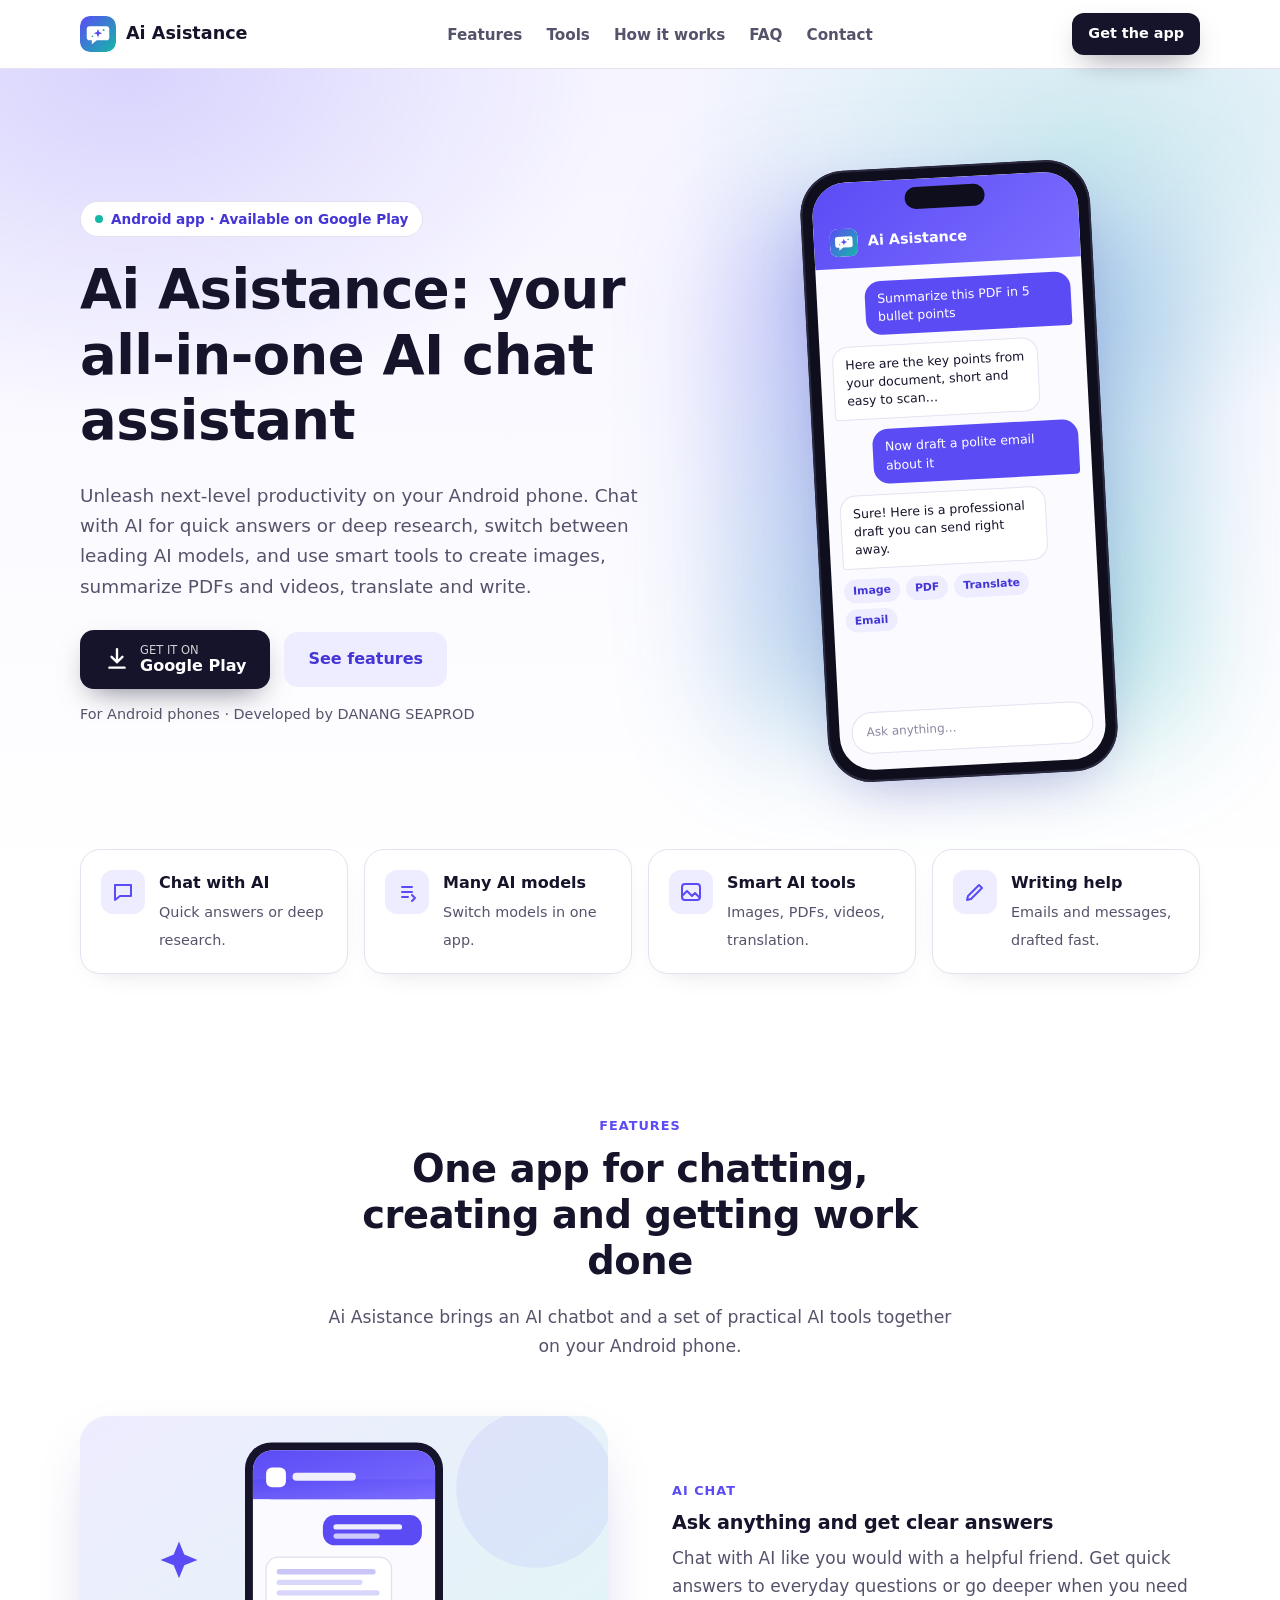
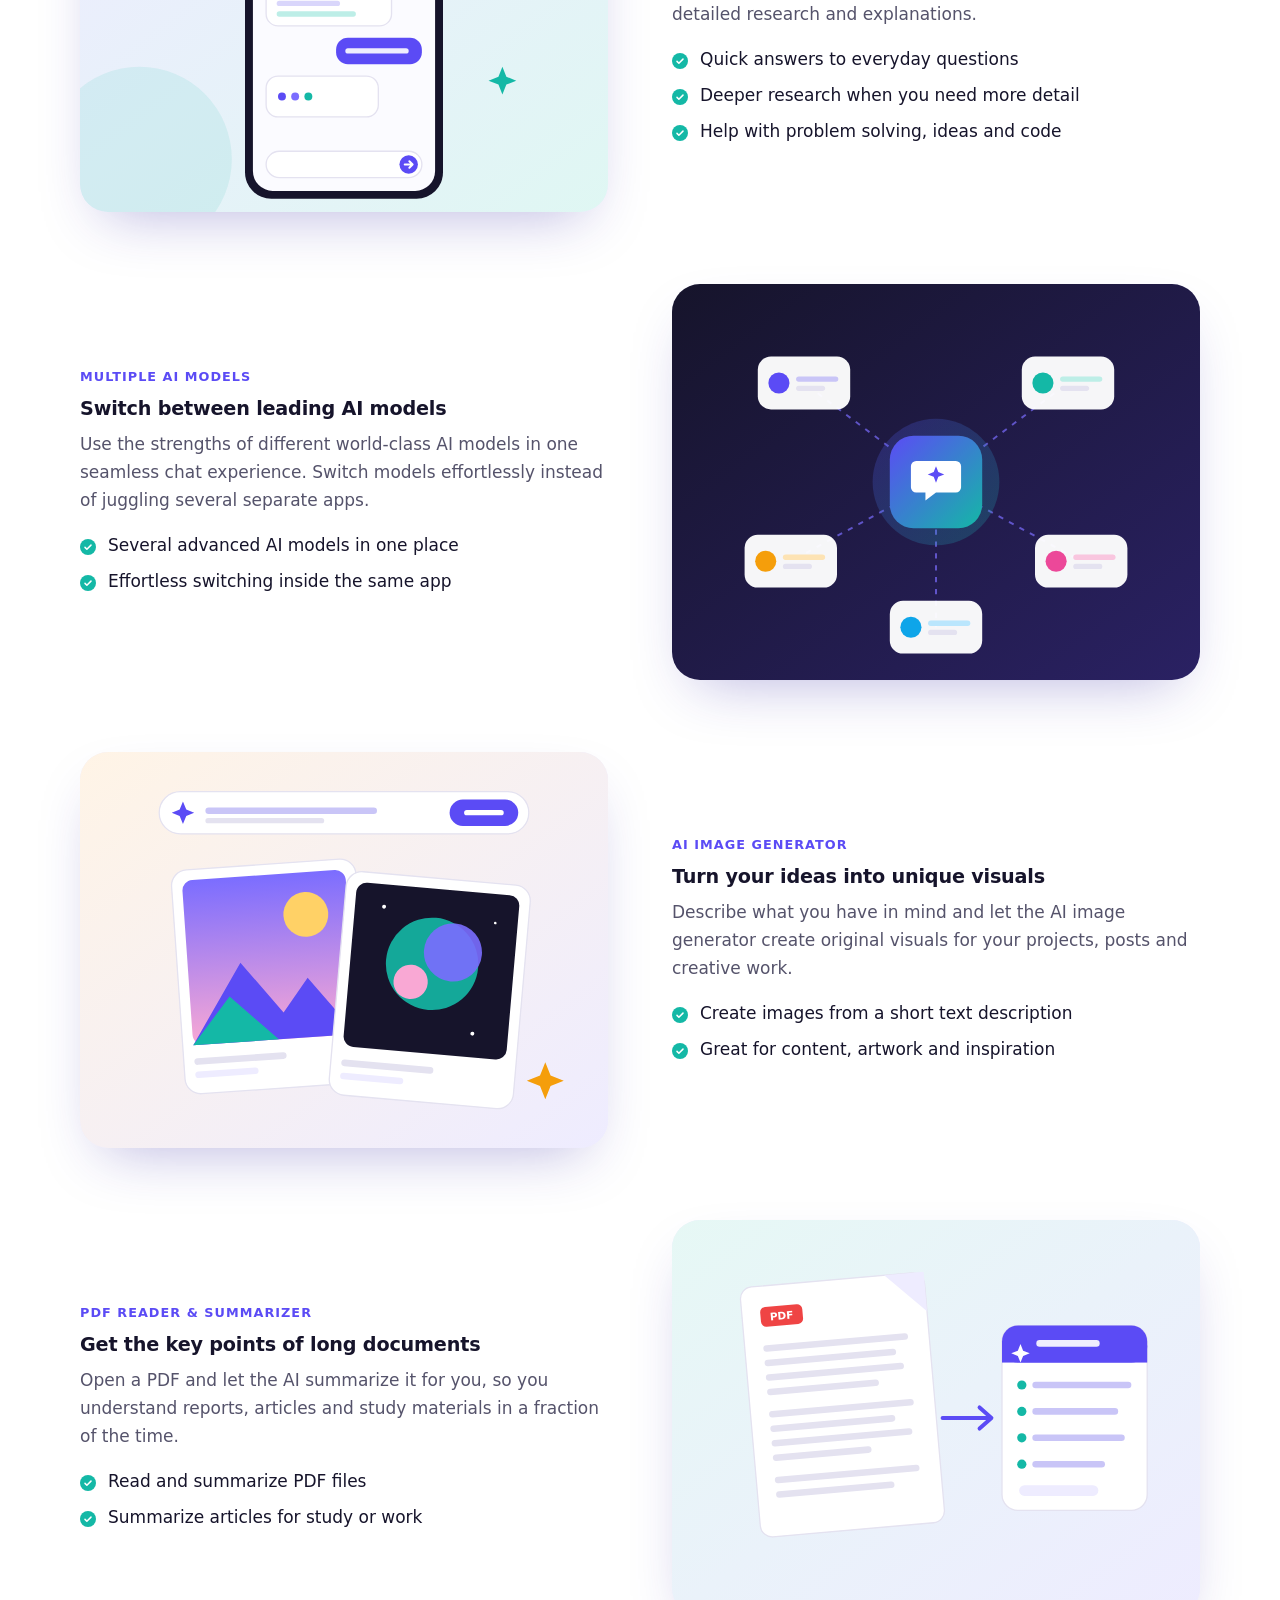
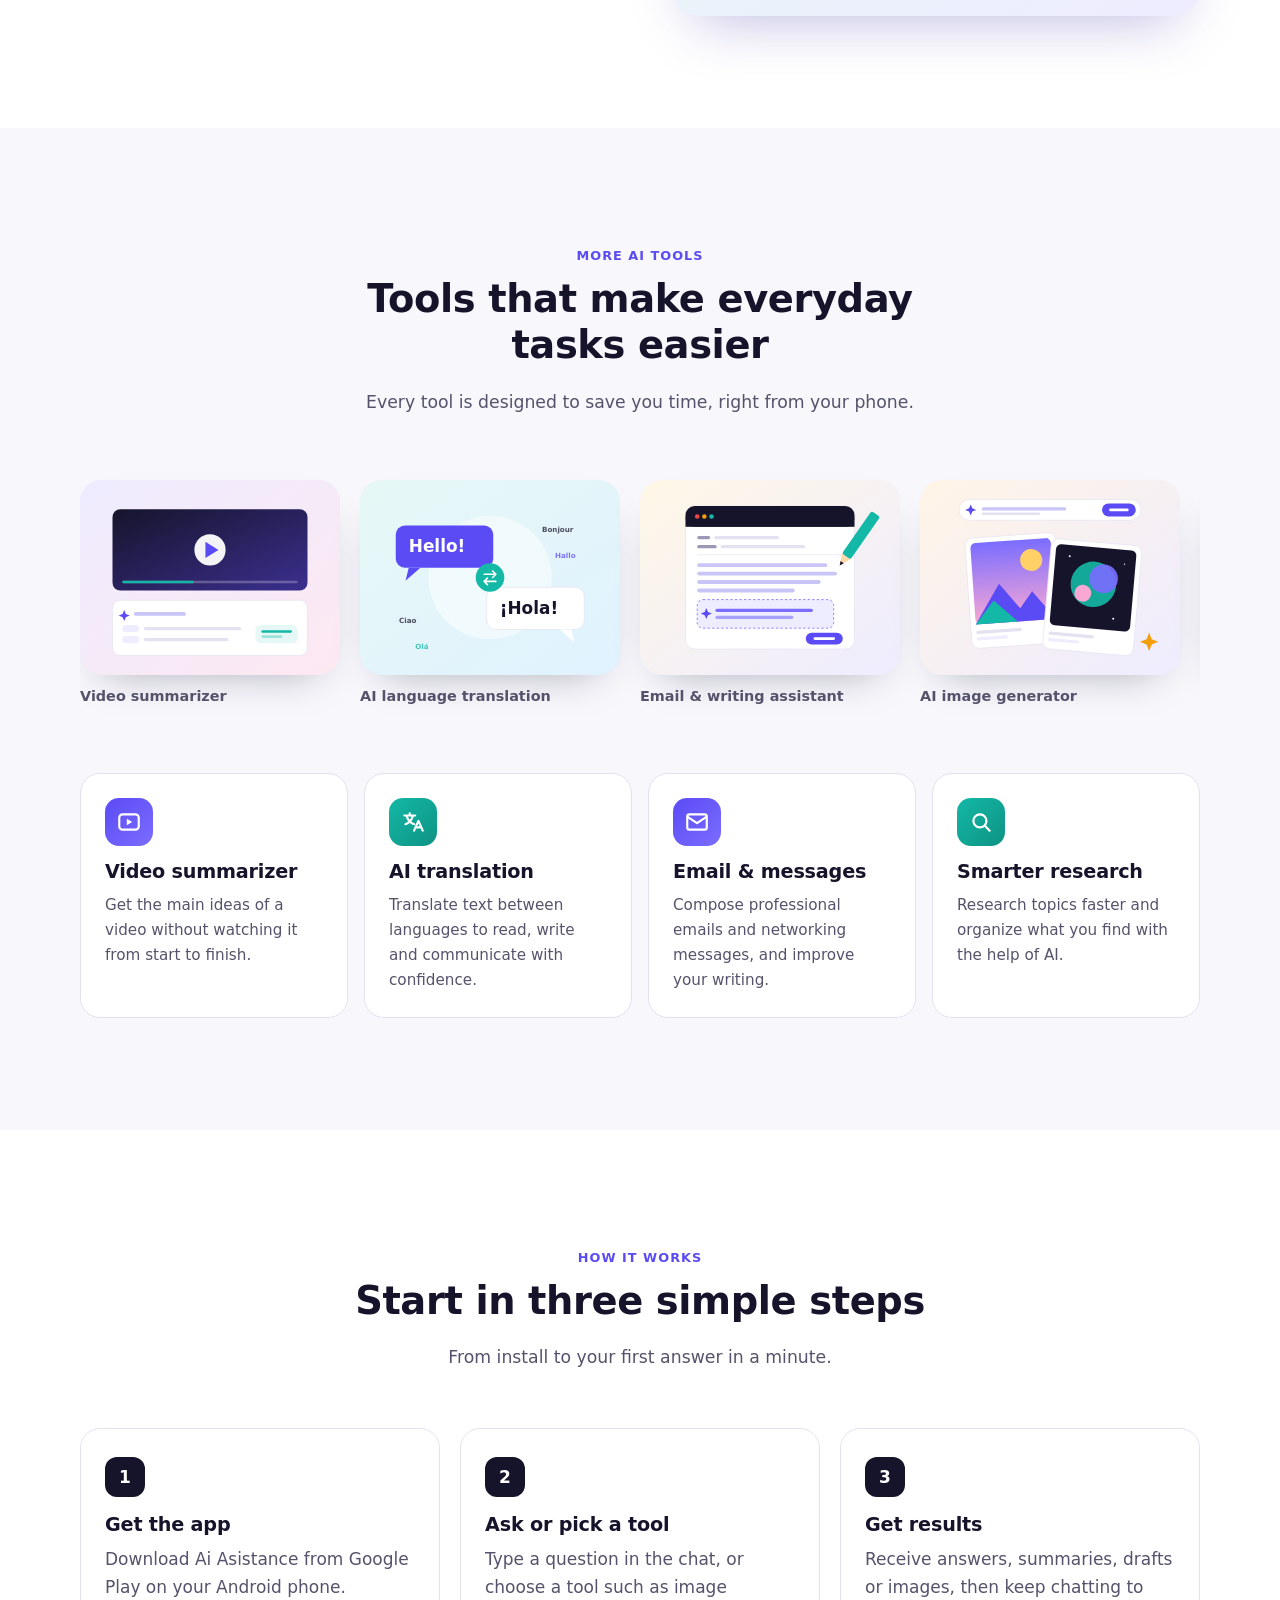
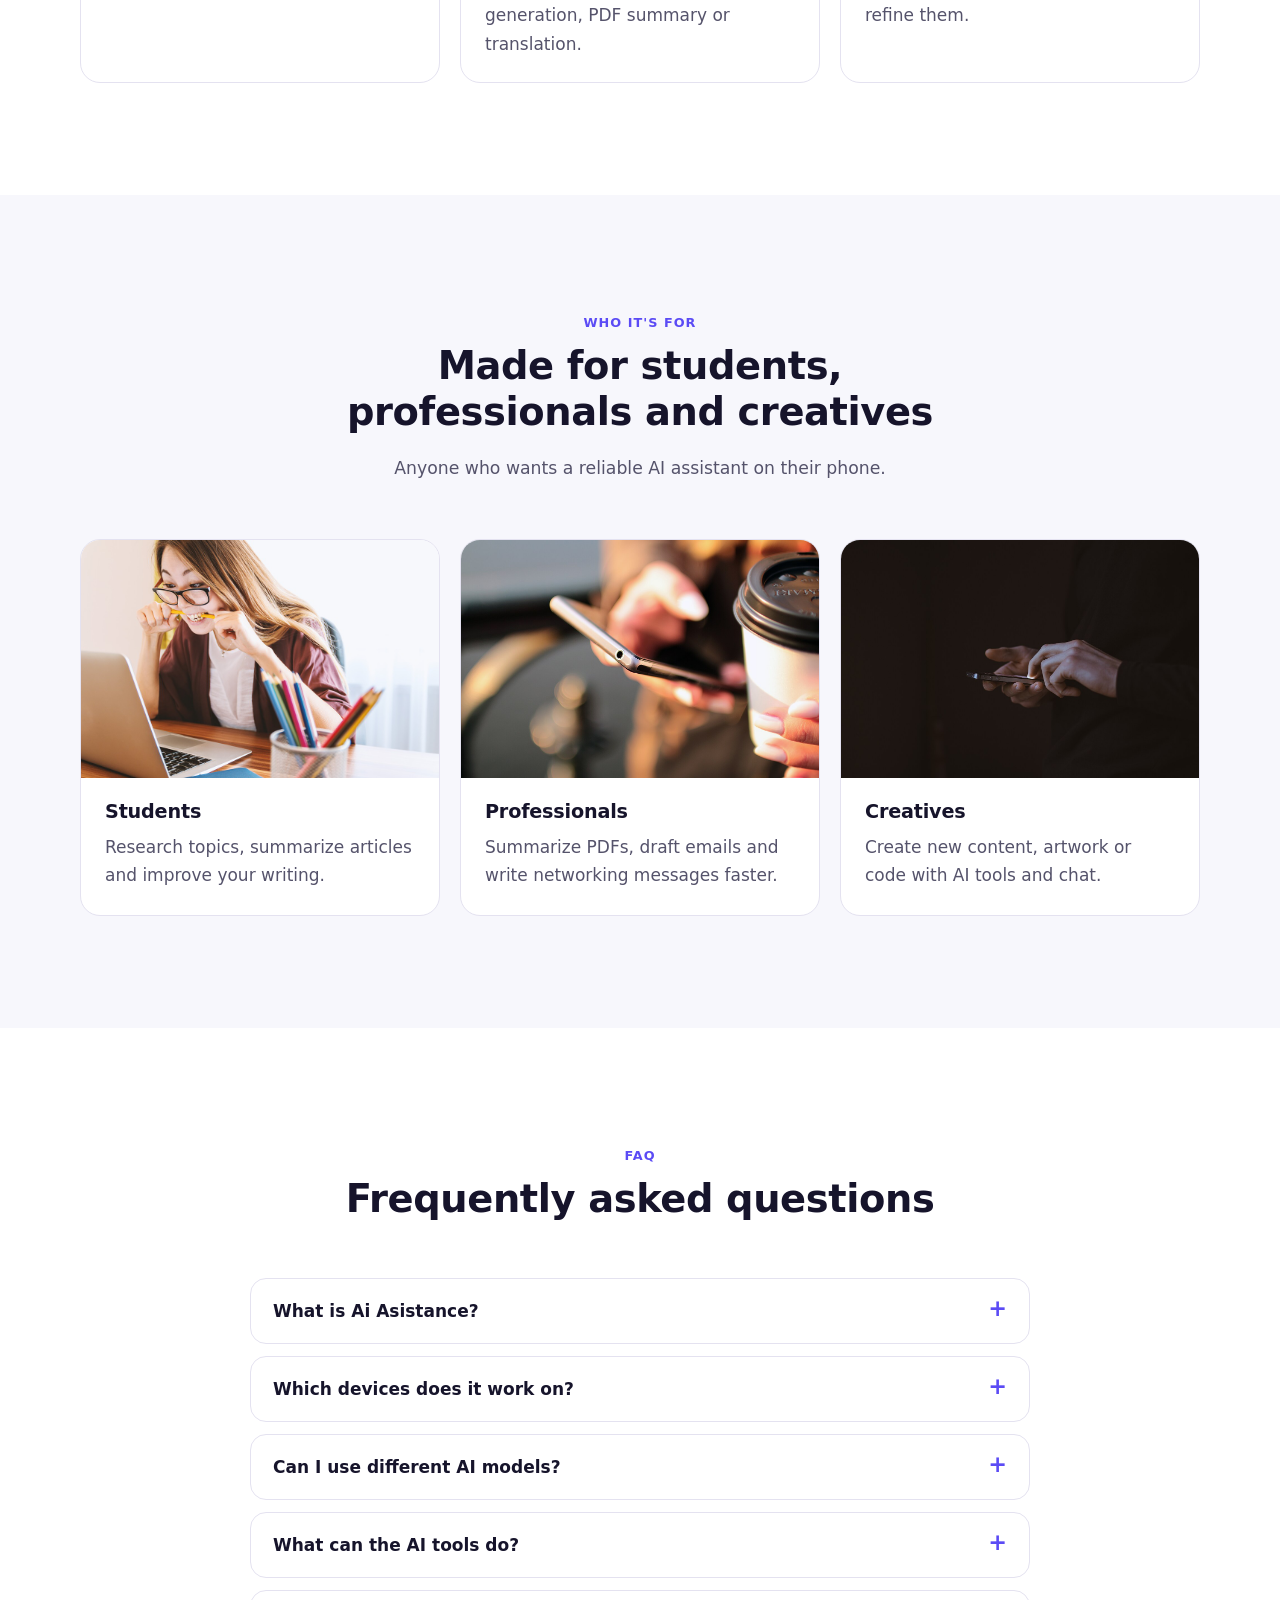
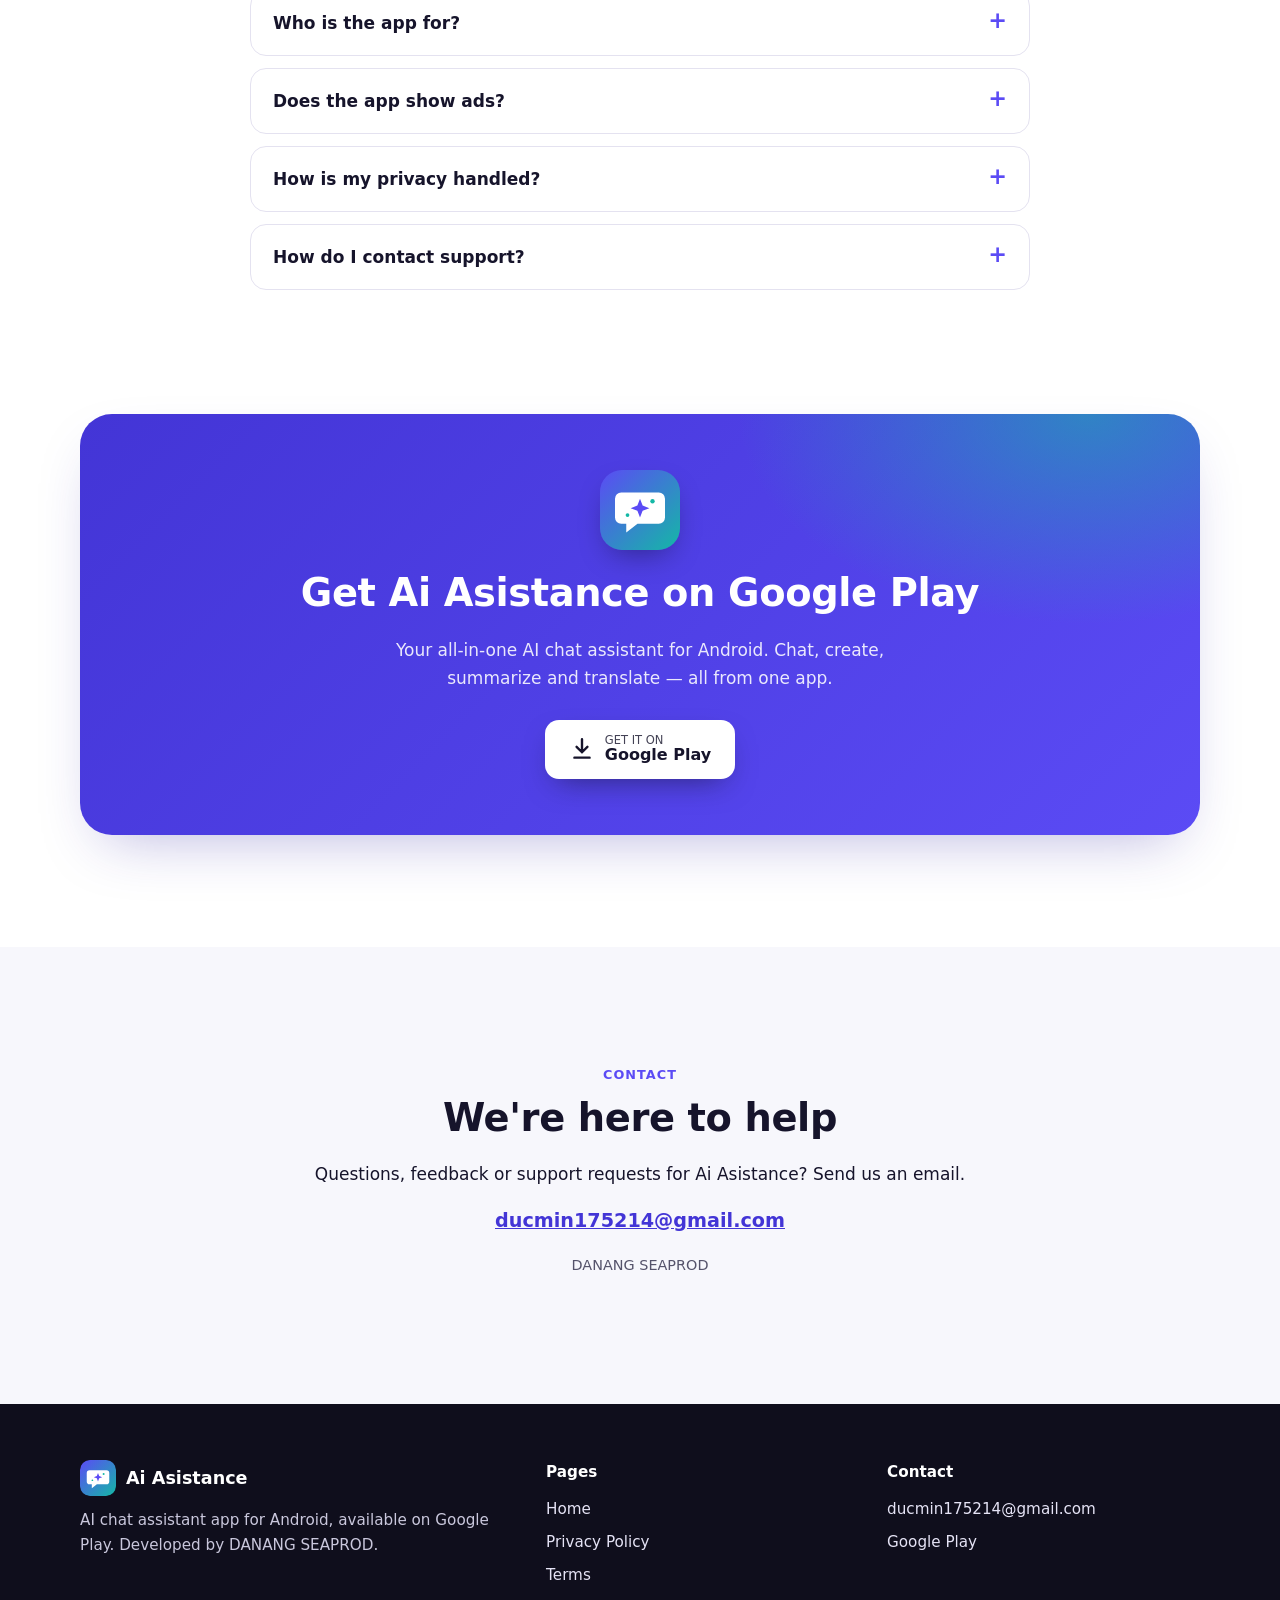
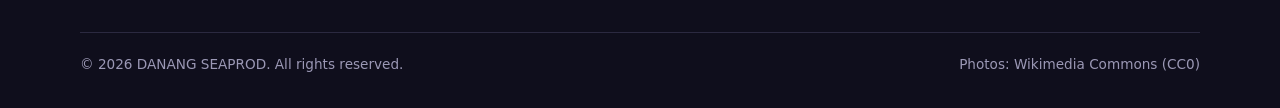
<file: index.html>
<!DOCTYPE html>
<html lang="en">
<head>
  <meta charset="utf-8">
  <meta name="viewport" content="width=device-width, initial-scale=1">
  <title>Ai Asistance — Your All-In-One AI Chat Assistant | App on Google Play</title>
  <meta name="description" content="Ai Asistance is an Android AI chat assistant on Google Play: chat with AI, switch between AI models, generate images, summarize PDFs and videos, translate and write emails — all in one app.">
  <meta name="google-play-app" content="app-id=com.assistance.ai.live.addvancer">
  <meta name="theme-color" content="#5b4bf5">
  <meta property="og:type" content="website">
  <meta property="og:title" content="Ai Asistance — AI Chat Assistant for Android on Google Play">
  <meta property="og:description" content="Chat with AI, switch between AI models, create images, summarize PDFs and videos, translate and write — in one Android app.">
  <meta property="og:url" content="https://supper-assistance.vercel.app/">
  <meta property="og:image" content="https://supper-assistance.vercel.app/assets/img/coffee-phone.jpg">
  <meta name="twitter:card" content="summary_large_image">
  <link rel="canonical" href="https://supper-assistance.vercel.app/">
  <link rel="icon" href="assets/icon.svg" type="image/svg+xml">
  <link rel="apple-touch-icon" href="assets/icon.svg">
  <link rel="stylesheet" href="assets/style.css">
  <script type="application/ld+json">
  {
    "@context": "https://schema.org",
    "@type": "SoftwareApplication",
    "name": "Ai Asistance",
    "operatingSystem": "ANDROID",
    "applicationCategory": "ProductivityApplication",
    "description": "All-in-one AI chat assistant for Android: chat with AI, switch between AI models, generate images, summarize PDFs and videos, translate and write.",
    "url": "https://supper-assistance.vercel.app/",
    "downloadUrl":"https://play.google.com/store/apps/details?id=com.assistance.ai.live.addvancer",
    "author": { "@type": "Organization", "name": "DANANG SEAPROD", "email": "ducmin175214@gmail.com" }
  }
  </script>
</head>
<body>
<a class="skip" href="#main">Skip to content</a>

<header class="site-header">
  <nav class="container nav" aria-label="Main">
    <a class="brand" href="index.html"><img src="assets/icon.svg" alt="" width="36" height="36">Ai Asistance</a>
    <ul class="nav-links">
      <li><a href="#features">Features</a></li>
      <li><a href="#tools">Tools</a></li>
      <li><a href="#how">How it works</a></li>
      <li><a href="#faq">FAQ</a></li>
      <li><a href="#contact">Contact</a></li>
    </ul>
    <a class="btn btn-play btn-sm" href="https://play.google.com/store/apps/details?id=com.assistance.ai.live.addvancer" rel="noopener">Get the app</a>
  </nav>
</header>

<main id="main">
  <!-- Hero -->
  <section class="hero">
    <div class="container hero-grid">
      <div>
        <span class="eyebrow">Android app · Available on Google Play</span>
        <h1>Ai Asistance: your all-in-one AI chat assistant</h1>
        <p class="lead">Unleash next-level productivity on your Android phone. Chat with AI for quick answers or deep research, switch between leading AI models, and use smart tools to create images, summarize PDFs and videos, translate and write.</p>
        <div class="hero-actions">
          <a class="btn btn-play" href="https://play.google.com/store/apps/details?id=com.assistance.ai.live.addvancer" rel="noopener">
            <svg viewBox="0 0 24 24" aria-hidden="true"><path d="M12 3v12m0 0l-5-5m5 5l5-5M5 20h14" fill="none" stroke="currentColor" stroke-width="2.2" stroke-linecap="round" stroke-linejoin="round"/></svg>
            <span><small>GET IT ON</small>Google Play</span>
          </a>
          <a class="btn btn-ghost" href="#features">See features</a>
        </div>
        <p class="hero-note">For Android phones · Developed by DANANG SEAPROD</p>
      </div>
      <div class="phone-stage">
        <div class="phone" role="img" aria-label="Illustration of the Ai Asistance chat screen on an Android phone">
          <div class="phone-screen">
            <div class="chat-top"><img src="assets/icon.svg" alt="" width="28" height="28">Ai Asistance</div>
            <div class="chat-body">
              <div class="bubble user">Summarize this PDF in 5 bullet points</div>
              <div class="bubble ai">Here are the key points from your document, short and easy to scan…</div>
              <div class="bubble user">Now draft a polite email about it</div>
              <div class="bubble ai">Sure! Here is a professional draft you can send right away.</div>
              <div class="chips"><span>Image</span><span>PDF</span><span>Translate</span><span>Email</span></div>
            </div>
            <div class="chat-input">Ask anything…</div>
          </div>
        </div>
      </div>
    </div>
  </section>

  <!-- Highlights -->
  <section class="highlights" aria-label="Highlights">
    <div class="container hl-grid">
      <div class="hl">
        <div class="ico"><svg viewBox="0 0 24 24" aria-hidden="true"><path d="M4 5h16v11H9l-5 4z" fill="none" stroke="currentColor" stroke-width="2" stroke-linejoin="round"/></svg></div>
        <div><strong>Chat with AI</strong><span>Quick answers or deep research.</span></div>
      </div>
      <div class="hl">
        <div class="ico"><svg viewBox="0 0 24 24" aria-hidden="true"><path d="M7 7h10M7 12h10M7 17h6" stroke="currentColor" stroke-width="2" stroke-linecap="round"/><path d="M17 15l3 3-3 3" fill="none" stroke="currentColor" stroke-width="2" stroke-linecap="round" stroke-linejoin="round"/></svg></div>
        <div><strong>Many AI models</strong><span>Switch models in one app.</span></div>
      </div>
      <div class="hl">
        <div class="ico"><svg viewBox="0 0 24 24" aria-hidden="true"><rect x="3" y="4" width="18" height="16" rx="3" fill="none" stroke="currentColor" stroke-width="2"/><path d="M3 16l5-5 5 5 3-3 5 5" fill="none" stroke="currentColor" stroke-width="2" stroke-linejoin="round"/></svg></div>
        <div><strong>Smart AI tools</strong><span>Images, PDFs, videos, translation.</span></div>
      </div>
      <div class="hl">
        <div class="ico"><svg viewBox="0 0 24 24" aria-hidden="true"><path d="M4 20l4-1 11-11-3-3L5 16z" fill="none" stroke="currentColor" stroke-width="2" stroke-linejoin="round"/></svg></div>
        <div><strong>Writing help</strong><span>Emails and messages, drafted fast.</span></div>
      </div>
    </div>
  </section>

  <!-- Features -->
  <section class="section" id="features">
    <div class="container">
      <div class="section-head">
        <span class="kicker">Features</span>
        <h2>One app for chatting, creating and getting work done</h2>
        <p>Ai Asistance brings an AI chatbot and a set of practical AI tools together on your Android phone.</p>
      </div>

      <article class="feature">
        <div class="feature-media"><img src="assets/img/ill-chat.svg" alt="Illustration of an AI chat conversation on a phone" width="800" height="600" loading="lazy"></div>
        <div class="feature-text">
          <span class="kicker">AI chat</span>
          <h3>Ask anything and get clear answers</h3>
          <p>Chat with AI like you would with a helpful friend. Get quick answers to everyday questions or go deeper when you need detailed research and explanations.</p>
          <ul>
            <li>Quick answers to everyday questions</li>
            <li>Deeper research when you need more detail</li>
            <li>Help with problem solving, ideas and code</li>
          </ul>
        </div>
      </article>

      <article class="feature reverse">
        <div class="feature-media"><img src="assets/img/ill-models.svg" alt="Illustration of several AI models connected to one assistant" width="800" height="600" loading="lazy"></div>
        <div class="feature-text">
          <span class="kicker">Multiple AI models</span>
          <h3>Switch between leading AI models</h3>
          <p>Use the strengths of different world-class AI models in one seamless chat experience. Switch models effortlessly instead of juggling several separate apps.</p>
          <ul>
            <li>Several advanced AI models in one place</li>
            <li>Effortless switching inside the same app</li>
          </ul>
        </div>
      </article>

      <article class="feature">
        <div class="feature-media"><img src="assets/img/ill-image.svg" alt="Illustration of AI-generated images created from a text prompt" width="800" height="600" loading="lazy"></div>
        <div class="feature-text">
          <span class="kicker">AI image generator</span>
          <h3>Turn your ideas into unique visuals</h3>
          <p>Describe what you have in mind and let the AI image generator create original visuals for your projects, posts and creative work.</p>
          <ul>
            <li>Create images from a short text description</li>
            <li>Great for content, artwork and inspiration</li>
          </ul>
        </div>
      </article>

      <article class="feature reverse">
        <div class="feature-media"><img src="assets/img/ill-pdf.svg" alt="Illustration of a PDF document turned into a short summary" width="800" height="600" loading="lazy"></div>
        <div class="feature-text">
          <span class="kicker">PDF reader &amp; summarizer</span>
          <h3>Get the key points of long documents</h3>
          <p>Open a PDF and let the AI summarize it for you, so you understand reports, articles and study materials in a fraction of the time.</p>
          <ul>
            <li>Read and summarize PDF files</li>
            <li>Summarize articles for study or work</li>
          </ul>
        </div>
      </article>
    </div>
  </section>

  <!-- More tools -->
  <section class="section alt" id="tools">
    <div class="container">
      <div class="section-head">
        <span class="kicker">More AI tools</span>
        <h2>Tools that make everyday tasks easier</h2>
        <p>Every tool is designed to save you time, right from your phone.</p>
      </div>
      <div class="gallery" aria-label="AI tools">
        <figure>
          <img src="assets/img/ill-video.svg" alt="Illustration of a video with an AI-generated summary below it" width="800" height="600" loading="lazy">
          <figcaption>Video summarizer</figcaption>
        </figure>
        <figure>
          <img src="assets/img/ill-translate.svg" alt="Illustration of a greeting translated between languages" width="800" height="600" loading="lazy">
          <figcaption>AI language translation</figcaption>
        </figure>
        <figure>
          <img src="assets/img/ill-writing.svg" alt="Illustration of an email draft written with AI help" width="800" height="600" loading="lazy">
          <figcaption>Email &amp; writing assistant</figcaption>
        </figure>
        <figure>
          <img src="assets/img/ill-image.svg" alt="Illustration of images generated by AI" width="800" height="600" loading="lazy">
          <figcaption>AI image generator</figcaption>
        </figure>
        <figure>
          <img src="assets/img/ill-pdf.svg" alt="Illustration of a PDF summary" width="800" height="600" loading="lazy">
          <figcaption>PDF summarizer</figcaption>
        </figure>
      </div>

      <div class="tools" style="margin-top:40px">
        <div class="tool">
          <div class="ico"><svg viewBox="0 0 24 24" aria-hidden="true"><rect x="3" y="5" width="18" height="14" rx="3" fill="none" stroke="currentColor" stroke-width="2"/><path d="M10 9v6l5-3z" fill="currentColor"/></svg></div>
          <h3>Video summarizer</h3>
          <p>Get the main ideas of a video without watching it from start to finish.</p>
        </div>
        <div class="tool">
          <div class="ico"><svg viewBox="0 0 24 24" aria-hidden="true"><path d="M4 6h10M9 4v2m-3 0c1 4 4 7 7 8M12 6c-1 4-4 7-7 8M13 20l4-9 4 9m-6.5-3h5" fill="none" stroke="currentColor" stroke-width="2" stroke-linecap="round" stroke-linejoin="round"/></svg></div>
          <h3>AI translation</h3>
          <p>Translate text between languages to read, write and communicate with confidence.</p>
        </div>
        <div class="tool">
          <div class="ico"><svg viewBox="0 0 24 24" aria-hidden="true"><rect x="3" y="5" width="18" height="14" rx="2" fill="none" stroke="currentColor" stroke-width="2"/><path d="M3 7l9 6 9-6" fill="none" stroke="currentColor" stroke-width="2" stroke-linejoin="round"/></svg></div>
          <h3>Email &amp; messages</h3>
          <p>Compose professional emails and networking messages, and improve your writing.</p>
        </div>
        <div class="tool">
          <div class="ico"><svg viewBox="0 0 24 24" aria-hidden="true"><circle cx="11" cy="11" r="6" fill="none" stroke="currentColor" stroke-width="2"/><path d="M16 16l4 4" stroke="currentColor" stroke-width="2" stroke-linecap="round"/></svg></div>
          <h3>Smarter research</h3>
          <p>Research topics faster and organize what you find with the help of AI.</p>
        </div>
      </div>
    </div>
  </section>

  <!-- How it works -->
  <section class="section" id="how">
    <div class="container">
      <div class="section-head">
        <span class="kicker">How it works</span>
        <h2>Start in three simple steps</h2>
        <p>From install to your first answer in a minute.</p>
      </div>
      <div class="steps">
        <div class="step"><h3>Get the app</h3><p>Download Ai Asistance from Google Play on your Android phone.</p></div>
        <div class="step"><h3>Ask or pick a tool</h3><p>Type a question in the chat, or choose a tool such as image generation, PDF summary or translation.</p></div>
        <div class="step"><h3>Get results</h3><p>Receive answers, summaries, drafts or images, then keep chatting to refine them.</p></div>
      </div>
    </div>
  </section>

  <!-- Audience -->
  <section class="section alt" id="who">
    <div class="container">
      <div class="section-head">
        <span class="kicker">Who it's for</span>
        <h2>Made for students, professionals and creatives</h2>
        <p>Anyone who wants a reliable AI assistant on their phone.</p>
      </div>
      <div class="audience">
        <article class="card">
          <img src="assets/img/student-laptop.jpg" alt="Student working on a laptop at a desk" width="960" height="640" loading="lazy">
          <div class="card-body"><h3>Students</h3><p>Research topics, summarize articles and improve your writing.</p></div>
        </article>
        <article class="card">
          <img src="assets/img/coffee-phone.jpg" alt="Person using a smartphone while holding a coffee" width="1280" height="853" loading="lazy">
          <div class="card-body"><h3>Professionals</h3><p>Summarize PDFs, draft emails and write networking messages faster.</p></div>
        </article>
        <article class="card">
          <img src="assets/img/man-on-phone.jpg" alt="Hands typing on a smartphone in a dark room" width="1280" height="853" loading="lazy">
          <div class="card-body"><h3>Creatives</h3><p>Create new content, artwork or code with AI tools and chat.</p></div>
        </article>
      </div>
    </div>
  </section>

  <!-- FAQ -->
  <section class="section" id="faq">
    <div class="container">
      <div class="section-head">
        <span class="kicker">FAQ</span>
        <h2>Frequently asked questions</h2>
      </div>
      <div class="faq">
        <details>
          <summary>What is Ai Asistance?</summary>
          <p>Ai Asistance is an AI chat assistant app for Android, available on Google Play. It combines an AI chatbot with AI tools for images, documents, videos, translation and writing in one app.</p>
        </details>
        <details>
          <summary>Which devices does it work on?</summary>
          <p>Ai Asistance is an Android app. Install it from Google Play on your Android phone.</p>
        </details>
        <details>
          <summary>Can I use different AI models?</summary>
          <p>Yes. You can switch between different advanced AI models inside the same app, so you can use the strengths of each one without juggling separate apps.</p>
        </details>
        <details>
          <summary>What can the AI tools do?</summary>
          <p>You can generate images from a description, read and summarize PDFs, summarize videos, translate text between languages, and draft emails and messages.</p>
        </details>
        <details>
          <summary>Who is the app for?</summary>
          <p>Students, professionals, creatives and anyone who wants a smart AI assistant for research, writing, summarizing and creating content.</p>
        </details>
        <details>
          <summary>Does the app show ads?</summary>
          <p>Yes. Ai Asistance shows ads served through Google AdMob, AppLovin MAX and Meta Audience Network. You can limit personalized ads in your Android device settings — see our <a href="policies.html#advertising">Privacy Policy</a>.</p>
        </details>
        <details>
          <summary>How is my privacy handled?</summary>
          <p>The app uses third-party services for advertising, analytics, crash reporting and performance monitoring. Please read our <a href="policies.html">Privacy Policy</a> for the full list and how information is handled.</p>
        </details>
        <details>
          <summary>How do I contact support?</summary>
          <p>Email us at <a href="mailto:ducmin175214@gmail.com">ducmin175214@gmail.com</a> and we will get back to you.</p>
        </details>
      </div>
    </div>
  </section>

  <!-- Get the app -->
  <section class="section" id="get" style="padding-top:0">
    <div class="container">
      <div class="cta">
        <img src="assets/icon.svg" alt="Ai Asistance app icon" width="80" height="80" loading="lazy">
        <h2>Get Ai Asistance on Google Play</h2>
        <p>Your all-in-one AI chat assistant for Android. Chat, create, summarize and translate — all from one app.</p>
        <a class="btn btn-play" href="https://play.google.com/store/apps/details?id=com.assistance.ai.live.addvancer" rel="noopener">
          <svg viewBox="0 0 24 24" aria-hidden="true"><path d="M12 3v12m0 0l-5-5m5 5l5-5M5 20h14" fill="none" stroke="currentColor" stroke-width="2.2" stroke-linecap="round" stroke-linejoin="round"/></svg>
          <span><small>GET IT ON</small>Google Play</span>
        </a>
      </div>
    </div>
  </section>

  <!-- Contact -->
  <section class="section alt contact" id="contact">
    <div class="container">
      <span class="kicker">Contact</span>
      <h2>We're here to help</h2>
      <p>Questions, feedback or support requests for Ai Asistance? Send us an email.</p>
      <p><a class="mail" href="mailto:ducmin175214@gmail.com">ducmin175214@gmail.com</a></p>
      <p class="hero-note">DANANG SEAPROD</p>
    </div>
  </section>
</main>

<footer class="site-footer">
  <div class="container">
    <div class="footer-grid">
      <div>
        <a class="brand" href="index.html"><img src="assets/icon.svg" alt="" width="36" height="36">Ai Asistance</a>
        <p style="margin-top:12px">AI chat assistant app for Android, available on Google Play. Developed by DANANG SEAPROD.</p>
      </div>
      <div>
        <h4>Pages</h4>
        <ul>
          <li><a href="index.html">Home</a></li>
          <li><a href="policies.html">Privacy Policy</a></li>
          <li><a href="terms.html">Terms</a></li>
        </ul>
      </div>
      <div>
        <h4>Contact</h4>
        <ul>
          <li><a href="mailto:ducmin175214@gmail.com">ducmin175214@gmail.com</a></li>
          <li><a href="https://play.google.com/store/apps/details?id=com.assistance.ai.live.addvancer" rel="noopener">Google Play</a></li>
        </ul>
      </div>
    </div>
    <div class="footer-bottom">
      <span>© 2026 DANANG SEAPROD. All rights reserved.</span>
      <span>Photos: Wikimedia Commons (CC0)</span>
    </div>
  </div>
</footer>
</body>
</html>
</file>
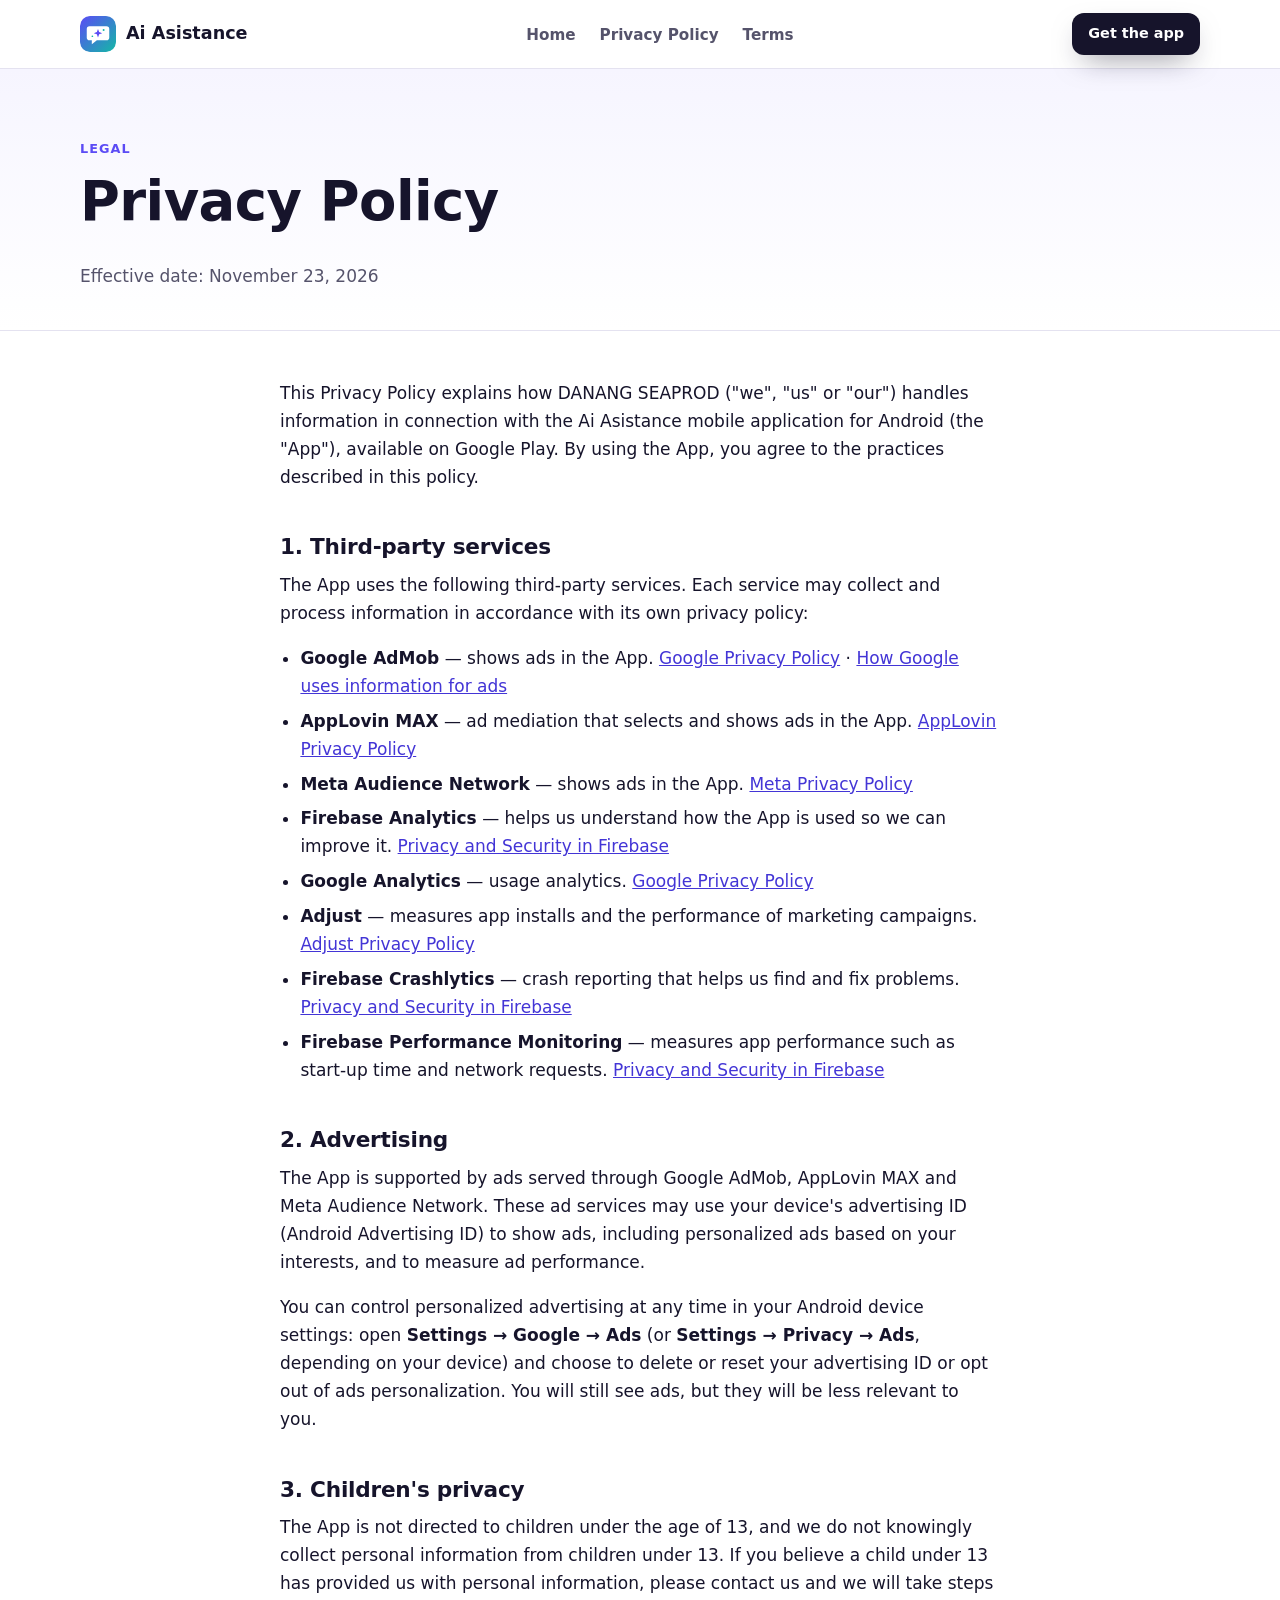
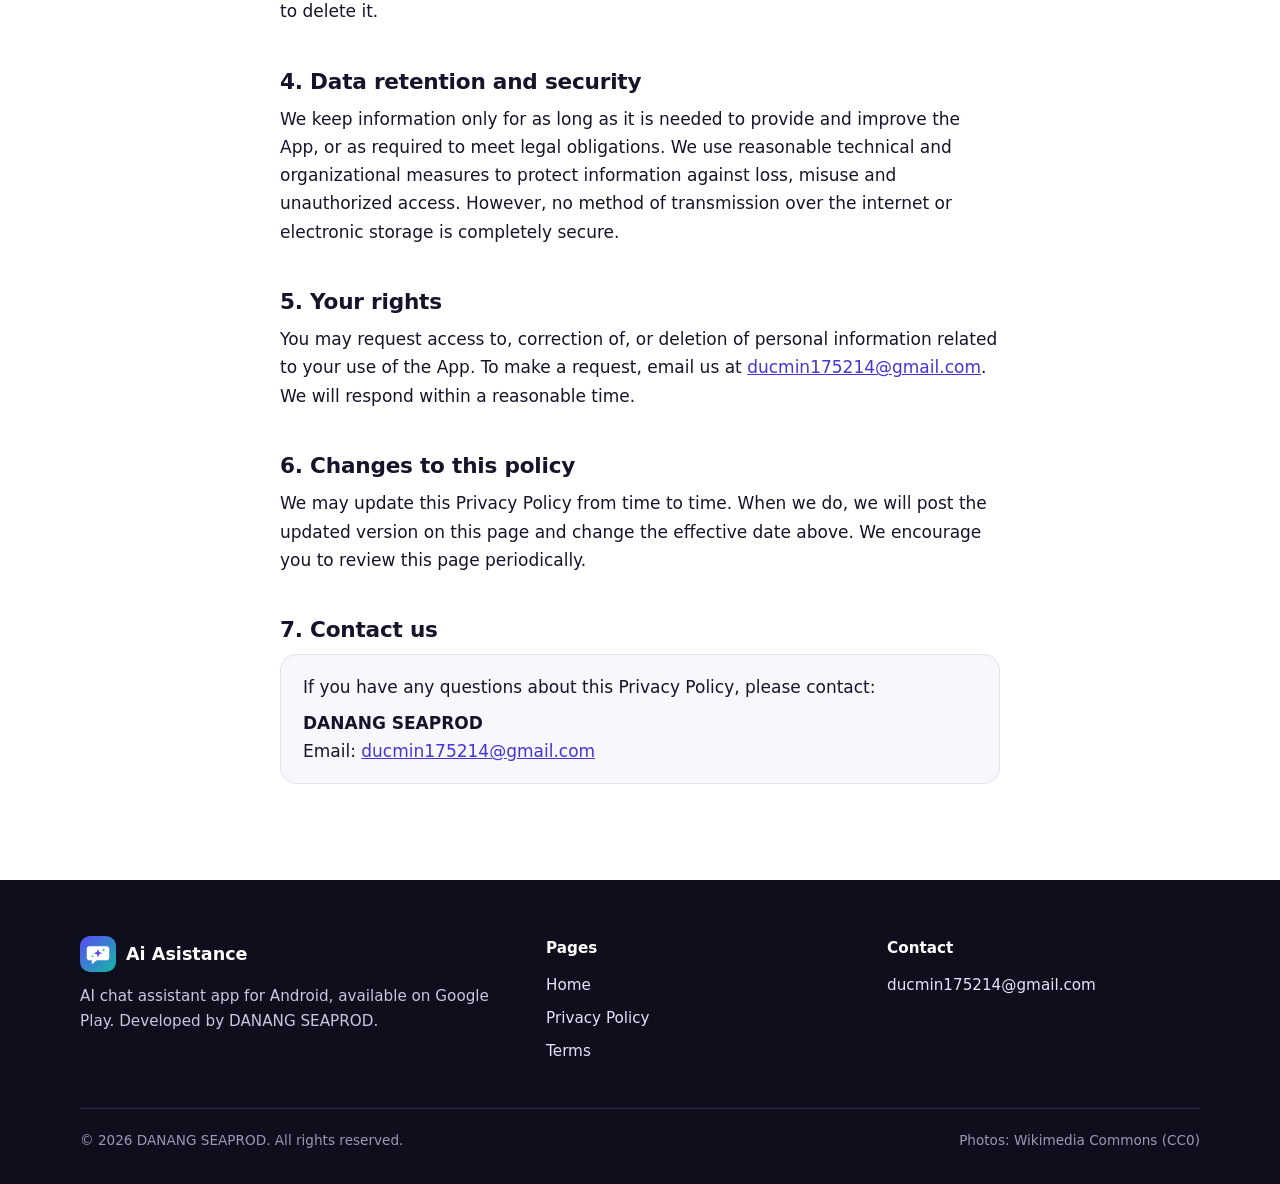
<file: policies.html>
<!DOCTYPE html>
<html lang="en">
<head>
  <meta charset="utf-8">
  <meta name="viewport" content="width=device-width, initial-scale=1">
  <title>Privacy Policy — Ai Asistance (Android app on Google Play)</title>
  <meta name="description" content="Privacy Policy for Ai Asistance, the AI chat assistant app for Android by DANANG SEAPROD.">
  <meta property="og:type" content="website">
  <meta property="og:title" content="Privacy Policy — Ai Asistance">
  <meta property="og:description" content="How Ai Asistance by DANANG SEAPROD handles your information.">
  <meta property="og:url" content="https://supper-assistance.vercel.app/policies.html">
  <meta property="og:image" content="https://supper-assistance.vercel.app/assets/img/coffee-phone.jpg">
  <link rel="canonical" href="https://supper-assistance.vercel.app/policies.html">
  <meta name="theme-color" content="#5b4bf5">
  <link rel="icon" href="assets/icon.svg" type="image/svg+xml">
  <link rel="stylesheet" href="assets/style.css">
</head>
<body>
<a class="skip" href="#main">Skip to content</a>

<header class="site-header">
  <nav class="container nav" aria-label="Main">
    <a class="brand" href="index.html"><img src="assets/icon.svg" alt="" width="36" height="36">Ai Asistance</a>
    <ul class="nav-links">
      <li><a href="index.html">Home</a></li>
      <li><a href="policies.html">Privacy Policy</a></li>
      <li><a href="terms.html">Terms</a></li>
    </ul>
    <a class="btn btn-play btn-sm" href="https://play.google.com/store/apps/details?id=com.assistance.ai.live.addvancer" rel="noopener">Get the app</a>
  </nav>
</header>

<main id="main">
  <section class="legal-hero">
    <div class="container">
      <span class="kicker">Legal</span>
      <h1>Privacy Policy</h1>
      <p>Effective date: November 23, 2026</p>
    </div>
  </section>

  <article class="container legal">
    <p>This Privacy Policy explains how DANANG SEAPROD ("we", "us" or "our") handles information in connection with the Ai Asistance mobile application for Android (the "App"), available on Google Play. By using the App, you agree to the practices described in this policy.</p>

    <h2 id="third-parties">1. Third-party services</h2>
    <p>The App uses the following third-party services. Each service may collect and process information in accordance with its own privacy policy:</p>
    <ul>
      <li><strong>Google AdMob</strong> — shows ads in the App. <a href="https://policies.google.com/privacy" rel="noopener">Google Privacy Policy</a> · <a href="https://policies.google.com/technologies/ads" rel="noopener">How Google uses information for ads</a></li>
      <li><strong>AppLovin MAX</strong> — ad mediation that selects and shows ads in the App. <a href="https://www.applovin.com/privacy/" rel="noopener">AppLovin Privacy Policy</a></li>
      <li><strong>Meta Audience Network</strong> — shows ads in the App. <a href="https://www.facebook.com/privacy/policy/" rel="noopener">Meta Privacy Policy</a></li>
      <li><strong>Firebase Analytics</strong> — helps us understand how the App is used so we can improve it. <a href="https://firebase.google.com/support/privacy" rel="noopener">Privacy and Security in Firebase</a></li>
      <li><strong>Google Analytics</strong> — usage analytics. <a href="https://policies.google.com/privacy" rel="noopener">Google Privacy Policy</a></li>
      <li><strong>Adjust</strong> — measures app installs and the performance of marketing campaigns. <a href="https://www.adjust.com/terms/privacy-policy/" rel="noopener">Adjust Privacy Policy</a></li>
      <li><strong>Firebase Crashlytics</strong> — crash reporting that helps us find and fix problems. <a href="https://firebase.google.com/support/privacy" rel="noopener">Privacy and Security in Firebase</a></li>
      <li><strong>Firebase Performance Monitoring</strong> — measures app performance such as start-up time and network requests. <a href="https://firebase.google.com/support/privacy" rel="noopener">Privacy and Security in Firebase</a></li>
    </ul>

    <h2 id="advertising">2. Advertising</h2>
    <p>The App is supported by ads served through Google AdMob, AppLovin MAX and Meta Audience Network. These ad services may use your device's advertising ID (Android Advertising ID) to show ads, including personalized ads based on your interests, and to measure ad performance.</p>
    <p>You can control personalized advertising at any time in your Android device settings: open <strong>Settings → Google → Ads</strong> (or <strong>Settings → Privacy → Ads</strong>, depending on your device) and choose to delete or reset your advertising ID or opt out of ads personalization. You will still see ads, but they will be less relevant to you.</p>

    <h2>3. Children's privacy</h2>
    <p>The App is not directed to children under the age of 13, and we do not knowingly collect personal information from children under 13. If you believe a child under 13 has provided us with personal information, please contact us and we will take steps to delete it.</p>

    <h2>4. Data retention and security</h2>
    <p>We keep information only for as long as it is needed to provide and improve the App, or as required to meet legal obligations. We use reasonable technical and organizational measures to protect information against loss, misuse and unauthorized access. However, no method of transmission over the internet or electronic storage is completely secure.</p>

    <h2>5. Your rights</h2>
    <p>You may request access to, correction of, or deletion of personal information related to your use of the App. To make a request, email us at <a href="mailto:ducmin175214@gmail.com">ducmin175214@gmail.com</a>. We will respond within a reasonable time.</p>

    <h2>6. Changes to this policy</h2>
    <p>We may update this Privacy Policy from time to time. When we do, we will post the updated version on this page and change the effective date above. We encourage you to review this page periodically.</p>

    <h2>7. Contact us</h2>
    <div class="box">
      <p style="margin:0">If you have any questions about this Privacy Policy, please contact:</p>
      <p style="margin:.5em 0 0"><strong>DANANG SEAPROD</strong><br>
      Email: <a href="mailto:ducmin175214@gmail.com">ducmin175214@gmail.com</a></p>
    </div>
  </article>
</main>

<footer class="site-footer">
  <div class="container">
    <div class="footer-grid">
      <div>
        <a class="brand" href="index.html"><img src="assets/icon.svg" alt="" width="36" height="36">Ai Asistance</a>
        <p style="margin-top:12px">AI chat assistant app for Android, available on Google Play. Developed by DANANG SEAPROD.</p>
      </div>
      <div>
        <h4>Pages</h4>
        <ul>
          <li><a href="index.html">Home</a></li>
          <li><a href="policies.html">Privacy Policy</a></li>
          <li><a href="terms.html">Terms</a></li>
        </ul>
      </div>
      <div>
        <h4>Contact</h4>
        <ul>
          <li><a href="mailto:ducmin175214@gmail.com">ducmin175214@gmail.com</a></li>
        </ul>
      </div>
    </div>
    <div class="footer-bottom">
      <span>© 2026 DANANG SEAPROD. All rights reserved.</span>
      <span>Photos: Wikimedia Commons (CC0)</span>
    </div>
  </div>
</footer>
</body>
</html>
</file>
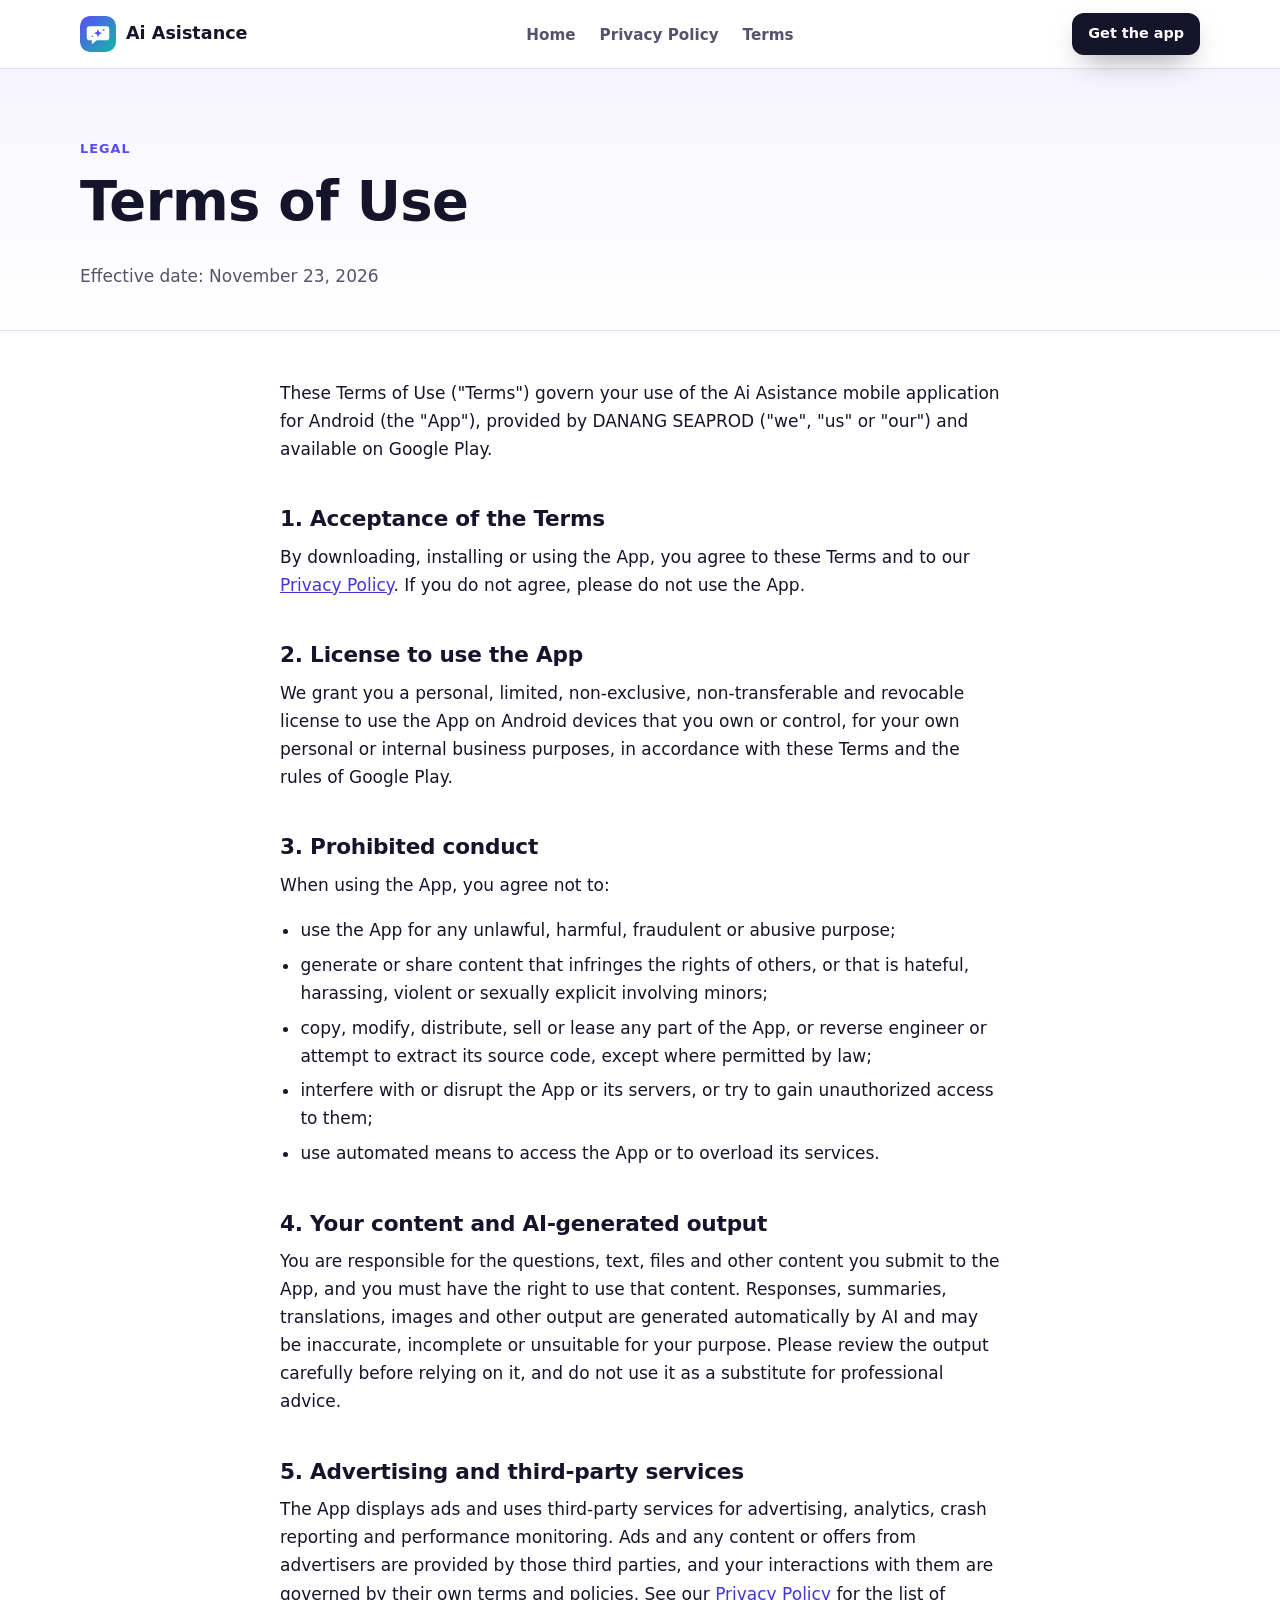
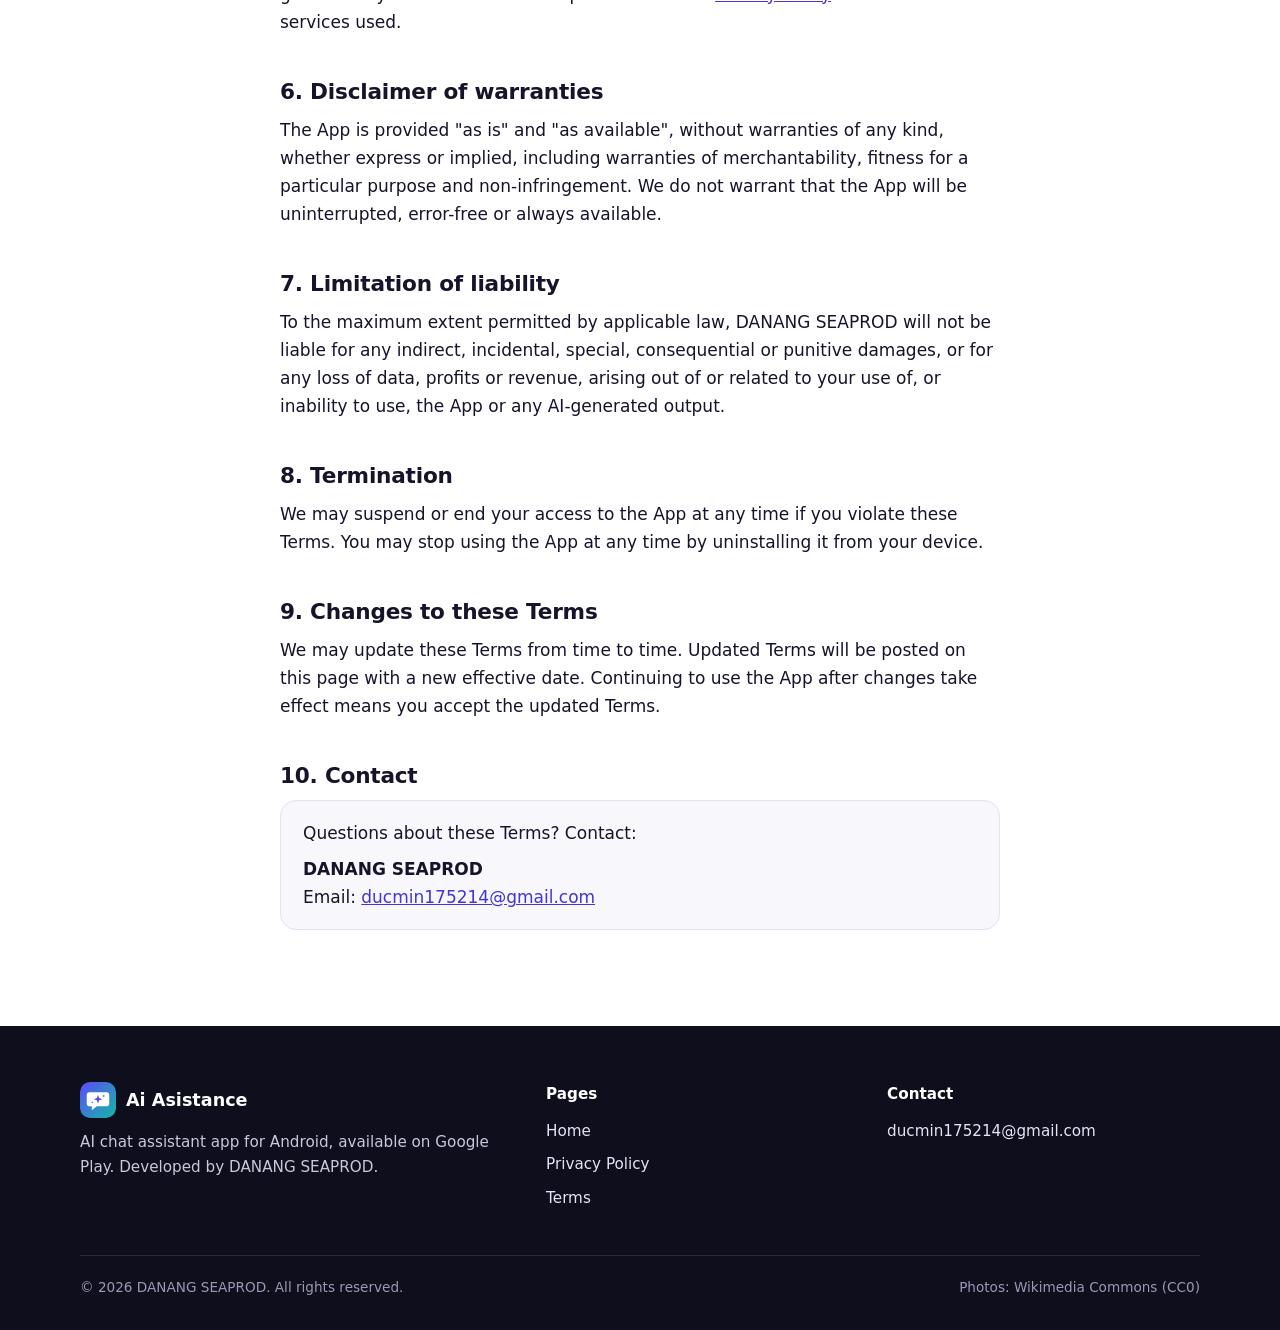
<file: terms.html>
<!DOCTYPE html>
<html lang="en">
<head>
  <meta charset="utf-8">
  <meta name="viewport" content="width=device-width, initial-scale=1">
  <title>Terms of Use — Ai Asistance (Android app on Google Play)</title>
  <meta name="description" content="Terms of Use for Ai Asistance, the AI chat assistant app for Android by DANANG SEAPROD.">
  <meta property="og:type" content="website">
  <meta property="og:title" content="Terms of Use — Ai Asistance">
  <meta property="og:description" content="The terms that apply when you use Ai Asistance by DANANG SEAPROD.">
  <meta property="og:url" content="https://supper-assistance.vercel.app/terms.html">
  <meta property="og:image" content="https://supper-assistance.vercel.app/assets/img/coffee-phone.jpg">
  <link rel="canonical" href="https://supper-assistance.vercel.app/terms.html">
  <meta name="theme-color" content="#5b4bf5">
  <link rel="icon" href="assets/icon.svg" type="image/svg+xml">
  <link rel="stylesheet" href="assets/style.css">
</head>
<body>
<a class="skip" href="#main">Skip to content</a>

<header class="site-header">
  <nav class="container nav" aria-label="Main">
    <a class="brand" href="index.html"><img src="assets/icon.svg" alt="" width="36" height="36">Ai Asistance</a>
    <ul class="nav-links">
      <li><a href="index.html">Home</a></li>
      <li><a href="policies.html">Privacy Policy</a></li>
      <li><a href="terms.html">Terms</a></li>
    </ul>
    <a class="btn btn-play btn-sm" href="https://play.google.com/store/apps/details?id=com.assistance.ai.live.addvancer" rel="noopener">Get the app</a>
  </nav>
</header>

<main id="main">
  <section class="legal-hero">
    <div class="container">
      <span class="kicker">Legal</span>
      <h1>Terms of Use</h1>
      <p>Effective date: November 23, 2026</p>
    </div>
  </section>

  <article class="container legal">
    <p>These Terms of Use ("Terms") govern your use of the Ai Asistance mobile application for Android (the "App"), provided by DANANG SEAPROD ("we", "us" or "our") and available on Google Play.</p>

    <h2>1. Acceptance of the Terms</h2>
    <p>By downloading, installing or using the App, you agree to these Terms and to our <a href="policies.html">Privacy Policy</a>. If you do not agree, please do not use the App.</p>

    <h2>2. License to use the App</h2>
    <p>We grant you a personal, limited, non-exclusive, non-transferable and revocable license to use the App on Android devices that you own or control, for your own personal or internal business purposes, in accordance with these Terms and the rules of Google Play.</p>

    <h2>3. Prohibited conduct</h2>
    <p>When using the App, you agree not to:</p>
    <ul>
      <li>use the App for any unlawful, harmful, fraudulent or abusive purpose;</li>
      <li>generate or share content that infringes the rights of others, or that is hateful, harassing, violent or sexually explicit involving minors;</li>
      <li>copy, modify, distribute, sell or lease any part of the App, or reverse engineer or attempt to extract its source code, except where permitted by law;</li>
      <li>interfere with or disrupt the App or its servers, or try to gain unauthorized access to them;</li>
      <li>use automated means to access the App or to overload its services.</li>
    </ul>

    <h2>4. Your content and AI-generated output</h2>
    <p>You are responsible for the questions, text, files and other content you submit to the App, and you must have the right to use that content. Responses, summaries, translations, images and other output are generated automatically by AI and may be inaccurate, incomplete or unsuitable for your purpose. Please review the output carefully before relying on it, and do not use it as a substitute for professional advice.</p>

    <h2>5. Advertising and third-party services</h2>
    <p>The App displays ads and uses third-party services for advertising, analytics, crash reporting and performance monitoring. Ads and any content or offers from advertisers are provided by those third parties, and your interactions with them are governed by their own terms and policies. See our <a href="policies.html#third-parties">Privacy Policy</a> for the list of services used.</p>

    <h2>6. Disclaimer of warranties</h2>
    <p>The App is provided "as is" and "as available", without warranties of any kind, whether express or implied, including warranties of merchantability, fitness for a particular purpose and non-infringement. We do not warrant that the App will be uninterrupted, error-free or always available.</p>

    <h2>7. Limitation of liability</h2>
    <p>To the maximum extent permitted by applicable law, DANANG SEAPROD will not be liable for any indirect, incidental, special, consequential or punitive damages, or for any loss of data, profits or revenue, arising out of or related to your use of, or inability to use, the App or any AI-generated output.</p>

    <h2>8. Termination</h2>
    <p>We may suspend or end your access to the App at any time if you violate these Terms. You may stop using the App at any time by uninstalling it from your device.</p>

    <h2>9. Changes to these Terms</h2>
    <p>We may update these Terms from time to time. Updated Terms will be posted on this page with a new effective date. Continuing to use the App after changes take effect means you accept the updated Terms.</p>

    <h2>10. Contact</h2>
    <div class="box">
      <p style="margin:0">Questions about these Terms? Contact:</p>
      <p style="margin:.5em 0 0"><strong>DANANG SEAPROD</strong><br>
      Email: <a href="mailto:ducmin175214@gmail.com">ducmin175214@gmail.com</a></p>
    </div>
  </article>
</main>

<footer class="site-footer">
  <div class="container">
    <div class="footer-grid">
      <div>
        <a class="brand" href="index.html"><img src="assets/icon.svg" alt="" width="36" height="36">Ai Asistance</a>
        <p style="margin-top:12px">AI chat assistant app for Android, available on Google Play. Developed by DANANG SEAPROD.</p>
      </div>
      <div>
        <h4>Pages</h4>
        <ul>
          <li><a href="index.html">Home</a></li>
          <li><a href="policies.html">Privacy Policy</a></li>
          <li><a href="terms.html">Terms</a></li>
        </ul>
      </div>
      <div>
        <h4>Contact</h4>
        <ul>
          <li><a href="mailto:ducmin175214@gmail.com">ducmin175214@gmail.com</a></li>
        </ul>
      </div>
    </div>
    <div class="footer-bottom">
      <span>© 2026 DANANG SEAPROD. All rights reserved.</span>
      <span>Photos: Wikimedia Commons (CC0)</span>
    </div>
  </div>
</footer>
</body>
</html>
</file>
<file: assets/style.css>
/* Ai Asistance — site styles */
:root {
  --brand: #5b4bf5;
  --brand-dark: #4335d6;
  --brand-2: #14b8a6;
  --brand-soft: #eeecff;
  --bg: #ffffff;
  --bg-alt: #f7f7fc;
  --text: #16142b;
  --muted: #55536b;
  --line: #e4e2f0;
  --radius: 20px;
  --shadow: 0 24px 60px -24px rgba(45, 33, 160, 0.35);
  --font: system-ui, -apple-system, "Segoe UI", Roboto, "Helvetica Neue", Arial, sans-serif;
}

*, *::before, *::after { box-sizing: border-box; }
html { scroll-behavior: smooth; }
@media (prefers-reduced-motion: reduce) {
  html { scroll-behavior: auto; }
  *, *::before, *::after { transition: none !important; animation: none !important; }
}
body {
  margin: 0;
  font-family: var(--font);
  font-size: 17px;
  line-height: 1.65;
  color: var(--text);
  background: var(--bg);
  -webkit-font-smoothing: antialiased;
}
img { max-width: 100%; height: auto; display: block; }
a { color: var(--brand-dark); }
a:hover { color: var(--brand); }
h1, h2, h3 { line-height: 1.2; margin: 0 0 .5em; letter-spacing: -0.01em; }
h1 { font-size: clamp(2.25rem, 5.5vw, 3.4rem); font-weight: 800; }
h2 { font-size: clamp(1.75rem, 3.6vw, 2.4rem); font-weight: 800; }
h3 { font-size: 1.2rem; font-weight: 700; }
p { margin: 0 0 1em; }

.container { width: 100%; max-width: 1160px; margin: 0 auto; padding: 0 20px; }
.skip { position: absolute; left: -999px; top: 0; }
.skip:focus { left: 12px; top: 12px; background: #fff; padding: 8px 12px; z-index: 100; }

/* Header */
.site-header {
  position: sticky; top: 0; z-index: 50;
  background: rgba(255, 255, 255, 0.88);
  backdrop-filter: saturate(160%) blur(12px);
  border-bottom: 1px solid var(--line);
}
.nav { display: flex; align-items: center; justify-content: space-between; height: 68px; gap: 16px; }
.brand { display: flex; align-items: center; gap: 10px; font-weight: 800; font-size: 1.1rem; color: var(--text); text-decoration: none; }
.brand img { width: 36px; height: 36px; border-radius: 10px; }
.nav-links { display: none; gap: 24px; list-style: none; margin: 0; padding: 0; }
.nav-links a { color: var(--muted); text-decoration: none; font-weight: 600; font-size: .95rem; }
.nav-links a:hover { color: var(--brand); }
@media (min-width: 900px) { .nav-links { display: flex; } }

/* Buttons */
.btn {
  display: inline-flex; align-items: center; gap: 10px;
  padding: 14px 24px; border-radius: 14px;
  font-weight: 700; font-size: 1rem; text-decoration: none;
  transition: transform .2s ease, box-shadow .2s ease, background .2s ease;
}
.btn-play { background: var(--text); color: #fff; box-shadow: 0 12px 30px -12px rgba(22, 20, 43, .6); }
.btn-play:hover { color: #fff; transform: translateY(-2px); background: #000; }
.btn-play small { display: block; font-size: .72rem; font-weight: 500; opacity: .8; line-height: 1.1; }
.btn-play span { line-height: 1.15; text-align: left; }
.btn-play svg { width: 26px; height: 26px; flex: none; }
.btn-ghost { color: var(--brand-dark); background: var(--brand-soft); }
.btn-ghost:hover { transform: translateY(-2px); }
.btn-sm { padding: 9px 16px; font-size: .9rem; border-radius: 12px; }

/* Hero */
.hero {
  position: relative; overflow: hidden;
  padding: 64px 0 80px;
  background:
    radial-gradient(600px 400px at 85% 10%, rgba(20, 184, 166, .18), transparent 70%),
    radial-gradient(700px 500px at 10% 0%, rgba(91, 75, 245, .20), transparent 70%),
    linear-gradient(180deg, #f6f5ff 0%, #ffffff 100%);
}
.hero-grid { display: grid; gap: 48px; align-items: center; }
@media (min-width: 960px) { .hero-grid { grid-template-columns: 1.1fr .9fr; } .hero { padding: 96px 0 112px; } }
.eyebrow {
  display: inline-flex; align-items: center; gap: 8px;
  padding: 6px 14px; border-radius: 999px;
  background: #fff; border: 1px solid var(--line);
  font-size: .85rem; font-weight: 700; color: var(--brand-dark);
  margin-bottom: 20px;
}
.eyebrow::before { content: ""; width: 8px; height: 8px; border-radius: 50%; background: var(--brand-2); }
.hero p.lead { font-size: 1.15rem; color: var(--muted); max-width: 34em; }
.hero-actions { display: flex; flex-wrap: wrap; gap: 14px; align-items: center; margin: 28px 0 14px; }
.hero-note { font-size: .9rem; color: var(--muted); }

/* CSS phone */
.phone-stage { position: relative; display: flex; justify-content: center; }
.phone-stage::before {
  content: ""; position: absolute; inset: 8% 4%;
  background: linear-gradient(135deg, var(--brand), var(--brand-2));
  border-radius: 40px; filter: blur(60px); opacity: .35;
}
.phone {
  position: relative; width: 290px; max-width: 78vw;
  aspect-ratio: 9 / 19;
  background: #0f0e1c; border-radius: 44px; padding: 12px;
  box-shadow: var(--shadow), inset 0 0 0 2px #2b2940;
  transform: rotate(-3deg);
}
.phone::before {
  content: ""; position: absolute; top: 20px; left: 50%; transform: translateX(-50%);
  width: 80px; height: 22px; border-radius: 12px; background: #0f0e1c; z-index: 2;
}
.phone-screen {
  width: 100%; height: 100%; border-radius: 34px; overflow: hidden;
  background: #fbfbff; display: flex; flex-direction: column;
}
.phone-screen img { width: 100%; height: 100%; object-fit: cover; }
.chat-top {
  padding: 46px 16px 12px; display: flex; align-items: center; gap: 10px;
  background: linear-gradient(135deg, var(--brand), #7b6dff); color: #fff;
  font-weight: 700; font-size: .9rem;
}
.chat-top img { width: 28px; height: 28px; border-radius: 8px; background: #fff; }
.chat-body { flex: 1; padding: 14px 12px; display: flex; flex-direction: column; gap: 10px; font-size: .78rem; line-height: 1.45; }
.bubble { max-width: 85%; padding: 9px 12px; border-radius: 16px; }
.bubble.user { align-self: flex-end; background: var(--brand); color: #fff; border-bottom-right-radius: 4px; }
.bubble.ai { align-self: flex-start; background: #fff; border: 1px solid var(--line); border-bottom-left-radius: 4px; }
.chips { display: flex; flex-wrap: wrap; gap: 6px; }
.chips span { font-size: .68rem; padding: 4px 9px; border-radius: 999px; background: var(--brand-soft); color: var(--brand-dark); font-weight: 600; }
.chat-input { margin: 0 12px 16px; padding: 10px 14px; border-radius: 999px; background: #fff; border: 1px solid var(--line); color: #8a88a0; font-size: .75rem; }

/* Highlights */
.highlights { padding: 0 0 24px; margin-top: -40px; position: relative; z-index: 2; }
.hl-grid { display: grid; gap: 16px; grid-template-columns: repeat(auto-fit, minmax(220px, 1fr)); }
.hl {
  background: #fff; border: 1px solid var(--line); border-radius: var(--radius);
  padding: 20px; display: flex; gap: 14px; align-items: flex-start;
  box-shadow: 0 10px 30px -20px rgba(22, 20, 43, .25);
}
.hl .ico { flex: none; width: 44px; height: 44px; border-radius: 12px; display: grid; place-items: center; background: var(--brand-soft); color: var(--brand); }
.hl .ico svg { width: 24px; height: 24px; }
.hl strong { display: block; font-size: 1rem; }
.hl span { font-size: .9rem; color: var(--muted); line-height: 1.5; }

/* Sections */
.section { padding: 80px 0; }
@media (min-width: 960px) { .section { padding: 112px 0; } }
.section.alt { background: var(--bg-alt); }
.section-head { max-width: 640px; margin: 0 auto 56px; text-align: center; }
.section-head p { color: var(--muted); font-size: 1.08rem; }
.kicker { display: inline-block; font-size: .8rem; font-weight: 800; letter-spacing: .08em; text-transform: uppercase; color: var(--brand); margin-bottom: 10px; }

/* Feature rows */
.feature { display: grid; gap: 32px; align-items: center; margin-bottom: 72px; }
.feature:last-child { margin-bottom: 0; }
@media (min-width: 900px) {
  .feature { grid-template-columns: 1fr 1fr; gap: 64px; }
  .feature.reverse .feature-media { order: 2; }
}
.feature-media {
  border-radius: 28px; overflow: hidden; background: var(--brand-soft);
  box-shadow: var(--shadow); transition: transform .3s ease;
}
.feature-media:hover { transform: translateY(-4px); }
.feature-media img { width: 100%; height: auto; }
.feature-text p { color: var(--muted); max-width: 32em; }
.feature-text ul { margin: 0; padding: 0; list-style: none; }
.feature-text li { position: relative; padding-left: 28px; margin-bottom: 8px; }
.feature-text li::before {
  content: ""; position: absolute; left: 0; top: .45em; width: 16px; height: 16px; border-radius: 50%;
  background: var(--brand-2) url("data:image/svg+xml,%3Csvg xmlns='http://www.w3.org/2000/svg' viewBox='0 0 16 16'%3E%3Cpath d='M4 8.5l2.5 2.5L12 5.5' fill='none' stroke='%23fff' stroke-width='2' stroke-linecap='round' stroke-linejoin='round'/%3E%3C/svg%3E") center/12px no-repeat;
}

/* Tool grid */
.tools { display: grid; gap: 16px; grid-template-columns: repeat(auto-fit, minmax(240px, 1fr)); }
.tool {
  background: #fff; border: 1px solid var(--line); border-radius: var(--radius); padding: 24px;
  transition: transform .2s ease, box-shadow .2s ease, border-color .2s ease;
}
.tool:hover { transform: translateY(-4px); box-shadow: var(--shadow); border-color: transparent; }
.tool .ico { width: 48px; height: 48px; border-radius: 14px; display: grid; place-items: center; margin-bottom: 14px; color: #fff; background: linear-gradient(135deg, var(--brand), #7b6dff); }
.tool:nth-child(even) .ico { background: linear-gradient(135deg, var(--brand-2), #0e9384); }
.tool .ico svg { width: 26px; height: 26px; }
.tool p { color: var(--muted); font-size: .95rem; margin: 0; }

/* Gallery */
.gallery {
  display: grid; grid-auto-flow: column; grid-auto-columns: minmax(260px, 340px);
  gap: 20px; overflow-x: auto; scroll-snap-type: x mandatory;
  padding: 8px 4px 24px; -webkit-overflow-scrolling: touch;
}
.gallery figure { margin: 0; scroll-snap-align: start; }
.gallery img { border-radius: 22px; box-shadow: 0 18px 40px -24px rgba(22, 20, 43, .4); background: var(--brand-soft); }
.gallery figcaption { margin-top: 10px; font-size: .9rem; color: var(--muted); font-weight: 600; }

/* Steps */
.steps { display: grid; gap: 20px; counter-reset: step; }
@media (min-width: 860px) { .steps { grid-template-columns: repeat(3, 1fr); } }
.step { position: relative; background: #fff; border: 1px solid var(--line); border-radius: var(--radius); padding: 28px 24px 24px; }
.step::before {
  counter-increment: step; content: counter(step);
  display: grid; place-items: center; width: 40px; height: 40px; border-radius: 12px;
  background: var(--text); color: #fff; font-weight: 800; margin-bottom: 16px;
}
.step p { color: var(--muted); margin: 0; }

/* Audience */
.audience { display: grid; gap: 20px; }
@media (min-width: 860px) { .audience { grid-template-columns: repeat(3, 1fr); } }
.card { background: #fff; border-radius: var(--radius); overflow: hidden; border: 1px solid var(--line); display: flex; flex-direction: column; }
.card img { width: 100%; aspect-ratio: 3 / 2; object-fit: cover; }
.card-body { padding: 22px 24px 26px; }
.card-body p { color: var(--muted); margin: 0; }

/* FAQ */
.faq { max-width: 780px; margin: 0 auto; }
.faq details { border: 1px solid var(--line); border-radius: 16px; background: #fff; margin-bottom: 12px; padding: 0 22px; }
.faq summary { cursor: pointer; list-style: none; padding: 18px 0; font-weight: 700; display: flex; justify-content: space-between; gap: 16px; }
.faq summary::-webkit-details-marker { display: none; }
.faq summary::after { content: "+"; font-size: 1.4rem; line-height: 1; color: var(--brand); transition: transform .2s ease; }
.faq details[open] summary::after { transform: rotate(45deg); }
.faq details p { color: var(--muted); margin: 0 0 18px; }

/* CTA */
.cta {
  border-radius: 32px; padding: 56px 28px; text-align: center; color: #fff;
  background:
    radial-gradient(500px 300px at 90% 0%, rgba(20, 184, 166, .55), transparent 70%),
    linear-gradient(135deg, var(--brand-dark), var(--brand));
  box-shadow: var(--shadow);
}
.cta h2 { color: #fff; }
.cta p { color: rgba(255, 255, 255, .88); max-width: 34em; margin: 0 auto 28px; }
.cta img { width: 80px; height: 80px; border-radius: 22px; margin: 0 auto 20px; box-shadow: 0 12px 30px -10px rgba(0, 0, 0, .4); }
.cta .btn-play { background: #fff; color: var(--text); }
.cta .btn-play:hover { background: #f1f0ff; color: var(--text); }

/* Contact */
.contact { text-align: center; }
.contact a.mail { font-size: 1.2rem; font-weight: 700; }

/* Footer */
.site-footer { background: #0f0e1c; color: #c9c7dc; padding: 56px 0 32px; font-size: .95rem; }
.footer-grid { display: grid; gap: 28px; }
@media (min-width: 760px) { .footer-grid { grid-template-columns: 1.4fr 1fr 1fr; } }
.site-footer .brand { color: #fff; }
.site-footer a { color: #e5e3f5; text-decoration: none; }
.site-footer a:hover { color: #fff; text-decoration: underline; }
.site-footer h4 { color: #fff; margin: 0 0 12px; font-size: .95rem; }
.site-footer ul { list-style: none; margin: 0; padding: 0; }
.site-footer li { margin-bottom: 8px; }
.footer-bottom { border-top: 1px solid #2b2940; margin-top: 36px; padding-top: 20px; display: flex; flex-wrap: wrap; justify-content: space-between; gap: 12px; font-size: .85rem; color: #9b98b5; }

/* Legal pages */
.legal-hero { padding: 64px 0 40px; background: linear-gradient(180deg, #f6f5ff, #fff); border-bottom: 1px solid var(--line); }
.legal-hero p { color: var(--muted); margin: 0; }
.legal { max-width: 760px; padding: 48px 20px 96px; }
.legal h2 { font-size: 1.35rem; margin-top: 2em; }
.legal ul { padding-left: 1.2em; }
.legal li { margin-bottom: .4em; }
.legal .box { background: var(--bg-alt); border: 1px solid var(--line); border-radius: 16px; padding: 18px 22px; }

/* 404 */
.notfound { min-height: 70vh; display: grid; place-items: center; text-align: center; padding: 64px 20px; }
.notfound .code { font-size: clamp(4rem, 14vw, 8rem); font-weight: 900; line-height: 1; background: linear-gradient(135deg, var(--brand), var(--brand-2)); -webkit-background-clip: text; background-clip: text; color: transparent; }
.notfound p { color: var(--muted); }
</file>
